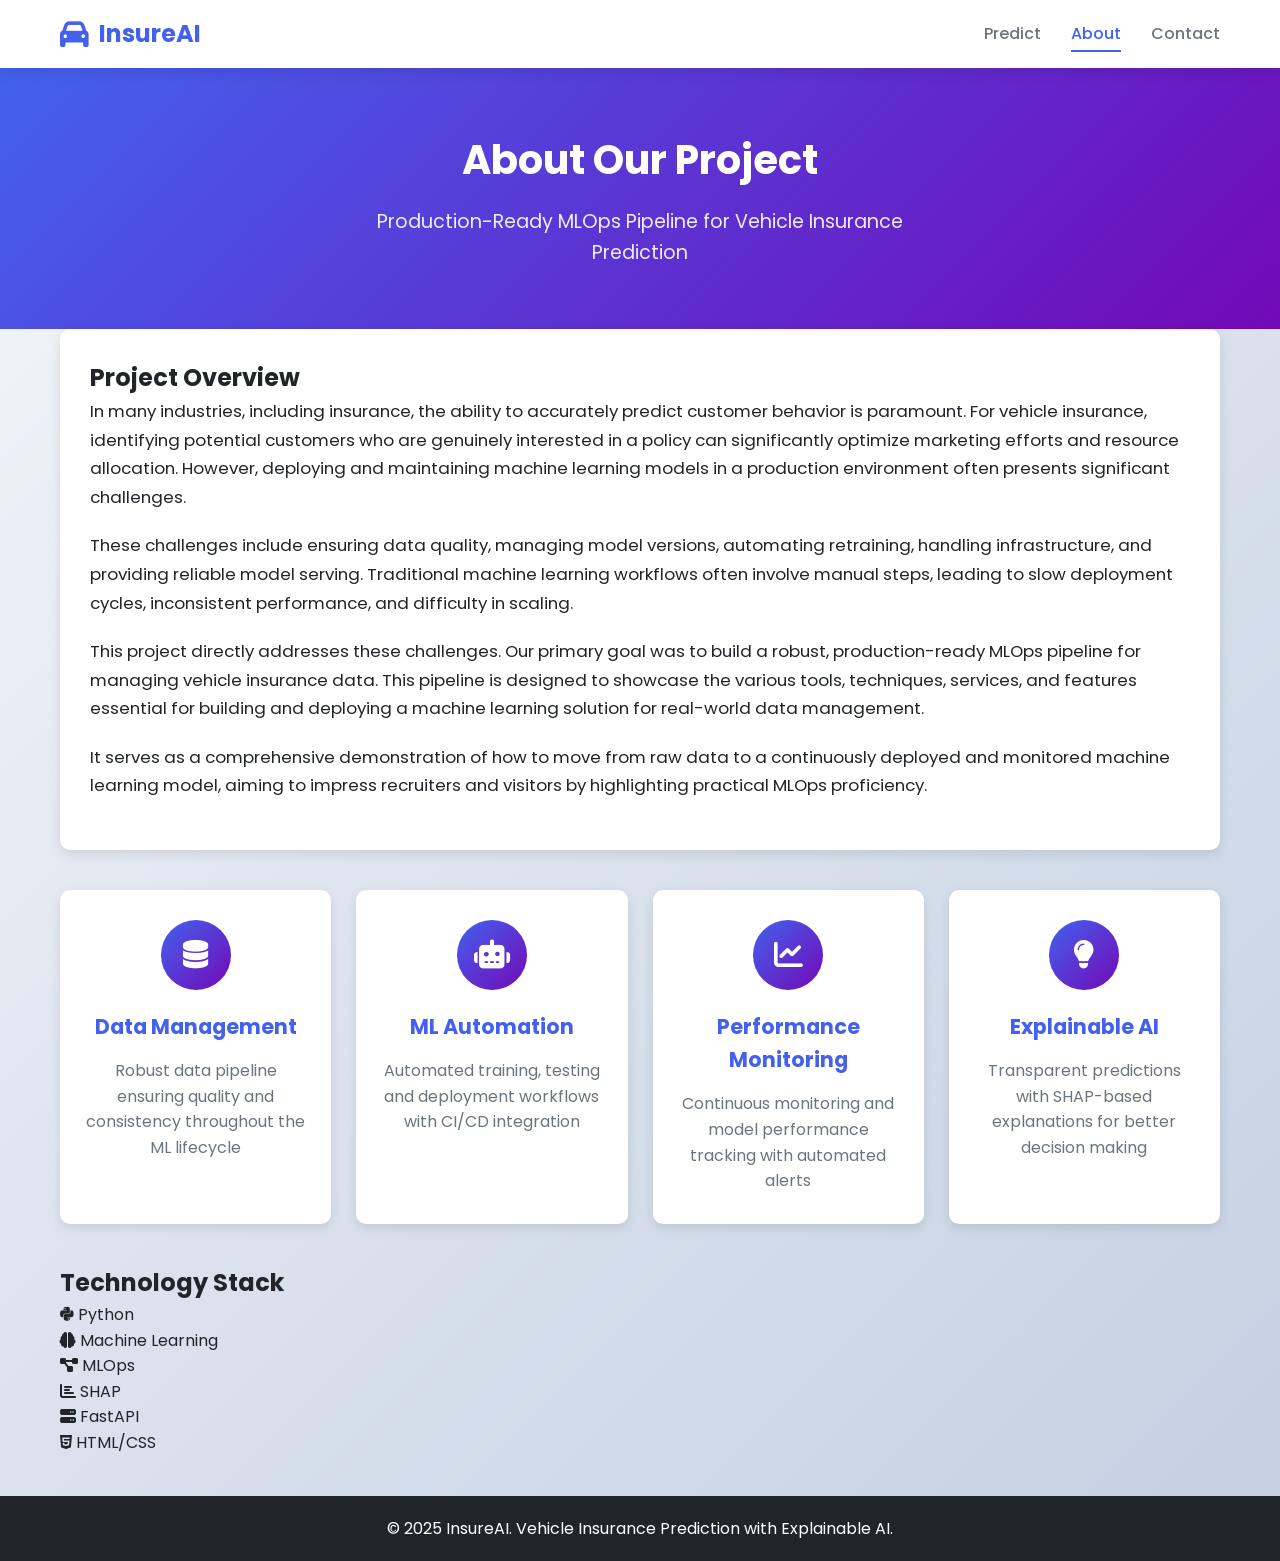
<file: templates/about.html>
<!DOCTYPE html>
<html lang="en">
<head>
    <meta charset="UTF-8">
    <meta name="viewport" content="width=device-width, initial-scale=1.0">
    <title>About | InsureAI - Vehicle Insurance Prediction</title>
    <link rel="stylesheet" href="/static/css/style.css">
    <link href="https://fonts.googleapis.com/css2?family=Poppins:wght@300;400;500;600;700&display=swap" rel="stylesheet">
    <link rel="stylesheet" href="https://cdnjs.cloudflare.com/ajax/libs/font-awesome/6.4.0/css/all.min.css">
</head>
<body>
    <!-- Header Section -->
    <header class="header">
        <div class="container">
            <div class="logo">
                <i class="fas fa-car"></i>
                <span>InsureAI</span>
            </div>
            <nav class="nav">
                <a href="/" class="nav-link">Predict</a>
                <a href="/about" class="nav-link active">About</a>
                <a href="/contact" class="nav-link">Contact</a>
            </nav>
        </div>
    </header>

    <!-- Hero Section -->
    <section class="hero">
        <div class="container">
            <div class="hero-content">
                <h1>About Our Project</h1>
                <p>Production-Ready MLOps Pipeline for Vehicle Insurance Prediction</p>
            </div>
        </div>
    </section>

    <!-- Main Content -->
    <main class="main">
        <div class="container">
            <div class="about-content">
                <div class="about-text">
                    <h2>Project Overview</h2>
                    <p>
                        In many industries, including insurance, the ability to accurately predict customer behavior is paramount. For vehicle insurance, identifying potential customers who are genuinely interested in a policy can significantly optimize marketing efforts and resource allocation. However, deploying and maintaining machine learning models in a production environment often presents significant challenges.
                    </p>
                    <p>
                        These challenges include ensuring data quality, managing model versions, automating retraining, handling infrastructure, and providing reliable model serving. Traditional machine learning workflows often involve manual steps, leading to slow deployment cycles, inconsistent performance, and difficulty in scaling.
                    </p>
                    <p>
                        This project directly addresses these challenges. Our primary goal was to build a robust, production-ready MLOps pipeline for managing vehicle insurance data. This pipeline is designed to showcase the various tools, techniques, services, and features essential for building and deploying a machine learning solution for real-world data management.
                    </p>
                    <p>
                        It serves as a comprehensive demonstration of how to move from raw data to a continuously deployed and monitored machine learning model, aiming to impress recruiters and visitors by highlighting practical MLOps proficiency.
                    </p>
                </div>

                <div class="features-grid">
                    <div class="feature-card">
                        <div class="feature-icon">
                            <i class="fas fa-database"></i>
                        </div>
                        <h3>Data Management</h3>
                        <p>Robust data pipeline ensuring quality and consistency throughout the ML lifecycle</p>
                    </div>
                    <div class="feature-card">
                        <div class="feature-icon">
                            <i class="fas fa-robot"></i>
                        </div>
                        <h3>ML Automation</h3>
                        <p>Automated training, testing and deployment workflows with CI/CD integration</p>
                    </div>
                    <div class="feature-card">
                        <div class="feature-icon">
                            <i class="fas fa-chart-line"></i>
                        </div>
                        <h3>Performance Monitoring</h3>
                        <p>Continuous monitoring and model performance tracking with automated alerts</p>
                    </div>
                    <div class="feature-card">
                        <div class="feature-icon">
                            <i class="fas fa-lightbulb"></i>
                        </div>
                        <h3>Explainable AI</h3>
                        <p>Transparent predictions with SHAP-based explanations for better decision making</p>
                    </div>
                </div>

                <div class="tech-stack">
                    <h2>Technology Stack</h2>
                    <div class="tech-grid">
                        <div class="tech-item">
                            <i class="fab fa-python"></i>
                            <span>Python</span>
                        </div>
                        <div class="tech-item">
                            <i class="fas fa-brain"></i>
                            <span>Machine Learning</span>
                        </div>
                        <div class="tech-item">
                            <i class="fas fa-project-diagram"></i>
                            <span>MLOps</span>
                        </div>
                        <div class="tech-item">
                            <i class="fas fa-chart-bar"></i>
                            <span>SHAP</span>
                        </div>
                        <div class="tech-item">
                            <i class="fas fa-server"></i>
                            <span>FastAPI</span>
                        </div>
                        <div class="tech-item">
                            <i class="fab fa-html5"></i>
                            <span>HTML/CSS</span>
                        </div>
                    </div>
                </div>
            </div>
        </div>
    </main>

    <!-- Footer -->
    <footer class="footer">
        <div class="container">
            <p>&copy; 2025 InsureAI. Vehicle Insurance Prediction with Explainable AI.</p>
        </div>
    </footer>
</body>
</html>
</file>
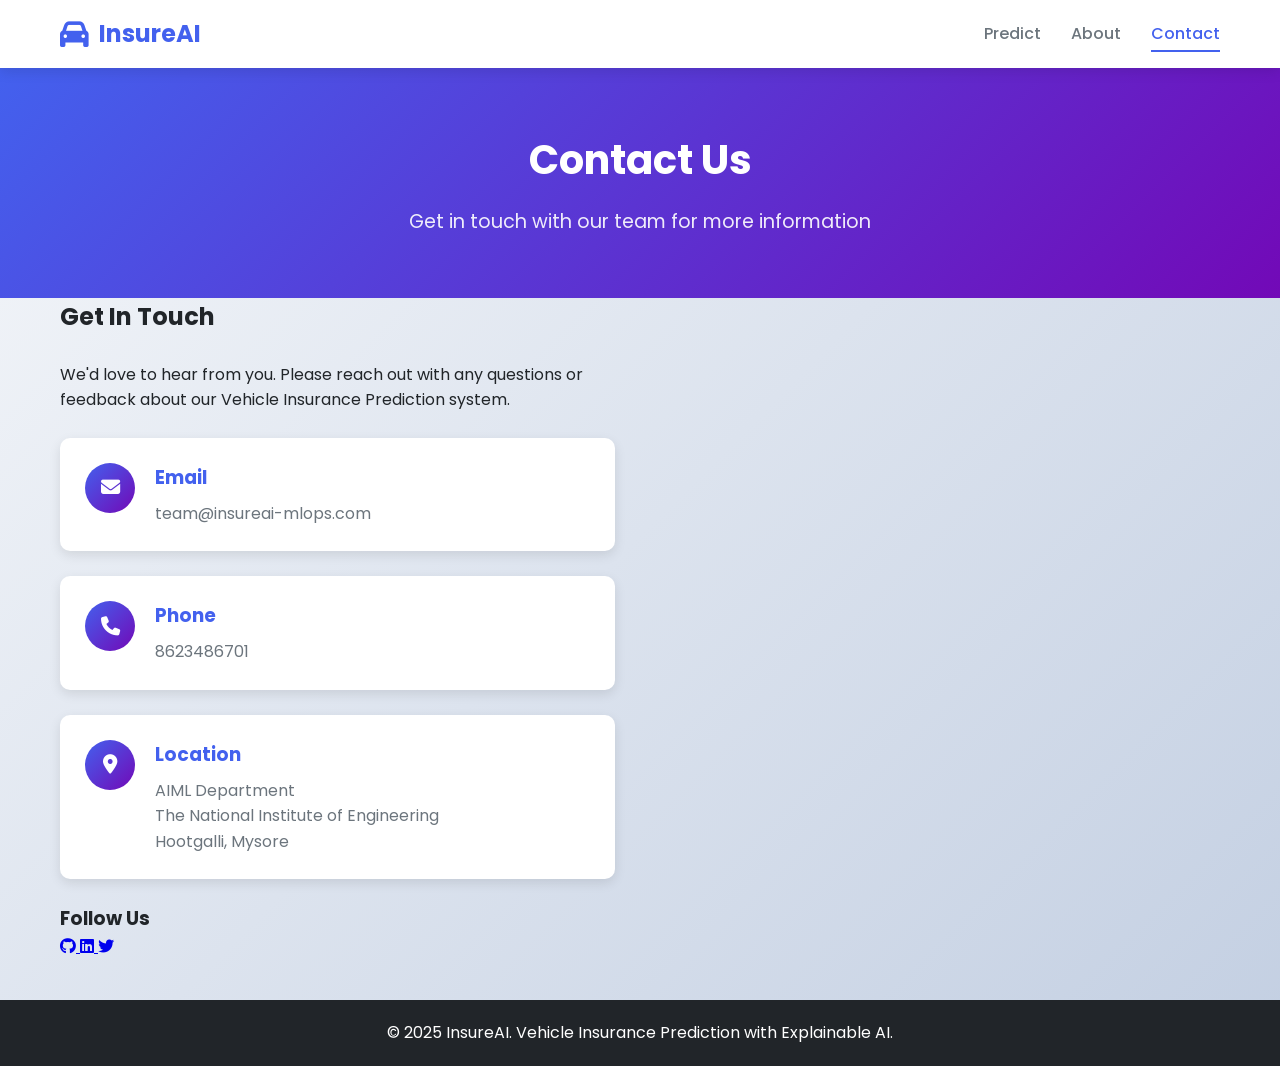
<file: templates/contact.html>
<!DOCTYPE html>
<html lang="en">
<head>
    <meta charset="UTF-8">
    <meta name="viewport" content="width=device-width, initial-scale=1.0">
    <title>Contact | InsureAI - Vehicle Insurance Prediction</title>
    <link rel="stylesheet" href="/static/css/style.css">
    <link href="https://fonts.googleapis.com/css2?family=Poppins:wght@300;400;500;600;700&display=swap" rel="stylesheet">
    <link rel="stylesheet" href="https://cdnjs.cloudflare.com/ajax/libs/font-awesome/6.4.0/css/all.min.css">
</head>
<body>
    <!-- Header Section -->
    <header class="header">
        <div class="container">
            <div class="logo">
                <i class="fas fa-car"></i>
                <span>InsureAI</span>
            </div>
            <nav class="nav">
                <a href="/" class="nav-link">Predict</a>
                <a href="/about" class="nav-link">About</a>
                <a href="/contact" class="nav-link active">Contact</a>
            </nav>
        </div>
    </header>

    <!-- Hero Section -->
    <section class="hero">
        <div class="container">
            <div class="hero-content">
                <h1>Contact Us</h1>
                <p>Get in touch with our team for more information</p>
            </div>
        </div>
    </section>

    <!-- Main Content -->
    <main class="main">
        <div class="container">
            <div class="contact-content">
                <div class="contact-info">
                    <h2>Get In Touch</h2>
                    <p>We'd love to hear from you. Please reach out with any questions or feedback about our Vehicle Insurance Prediction system.</p>
                    
                    <div class="contact-item">
                        <div class="contact-icon">
                            <i class="fas fa-envelope"></i>
                        </div>
                        <div class="contact-details">
                            <h3>Email</h3>
                            <p>team@insureai-mlops.com</p>
                        </div>
                    </div>
                    
                    <div class="contact-item">
                        <div class="contact-icon">
                            <i class="fas fa-phone"></i>
                        </div>
                        <div class="contact-details">
                            <h3>Phone</h3>
                            <p>8623486701</p>
                        </div>
                    </div>
                    
                    <div class="contact-item">
                        <div class="contact-icon">
                            <i class="fas fa-map-marker-alt"></i>
                        </div>
                        <div class="contact-details">
                            <h3>Location</h3>
                            <p>AIML Department<br>The National Institute of Engineering<br>Hootgalli, Mysore</p>
                        </div>
                    </div>

                    <div class="social-links">
                        <h3>Follow Us</h3>
                        <div class="social-icons">
                            <a href="#" class="social-link">
                                <i class="fab fa-github"></i>
                            </a>
                            <a href="#" class="social-link">
                                <i class="fab fa-linkedin"></i>
                            </a>
                            <a href="#" class="social-link">
                                <i class="fab fa-twitter"></i>
                            </a>
                        </div>
                    </div>
                </div>

                <!-- <div class="contact-form">
                    <h2>Send us a Message</h2>
                    <form class="message-form" id="contactForm">
                        <div class="form-group">
                            <label for="name">Your Name</label>
                            <input type="text" id="name" name="name" required>
                        </div>
                        <div class="form-group">
                            <label for="email">Email Address</label>
                            <input type="email" id="email" name="email" required>
                        </div>
                        <div class="form-group">
                            <label for="subject">Subject</label>
                            <input type="text" id="subject" name="subject" required>
                        </div>
                        <div class="form-group">
                            <label for="message">Message</label>
                            <textarea id="message" name="message" rows="5" required></textarea>
                        </div>
                        <button type="submit" class="btn btn-primary">
                            <i class="fas fa-paper-plane"></i>
                            Send Message
                        </button>
                    </form>
                </div> -->
                 
            </div>
        </div>
    </main>

    <!-- Footer -->
    <footer class="footer">
        <div class="container">
            <p>&copy; 2025 InsureAI. Vehicle Insurance Prediction with Explainable AI.</p>
        </div>
    </footer>

    <!-- <script>
        // Contact form handling
        document.getElementById('contactForm').addEventListener('submit', function(e) {
            e.preventDefault();
            
            // Show success message
            alert('Thank you for your message! We will get back to you soon.');
            
            // Reset form
            this.reset();
        });
    </script> -->
</body>
</html>
</file>
<file: static/css/style.css>
/* style.css - Enhanced for Vehicle Insurance Prediction */

/* Reset and Base Styles */
* {
    margin: 0;
    padding: 0;
    box-sizing: border-box;
}

:root {
    --primary: #4361ee;
    --primary-dark: #3a56d4;
    --secondary: #7209b7;
    --success: #4cc9f0;
    --danger: #f72585;
    --warning: #f8961e;
    --light: #f8f9fa;
    --dark: #212529;
    --gray: #6c757d;
    --light-gray: #e9ecef;
    --white: #ffffff;
    --shadow: 0 4px 12px rgba(0, 0, 0, 0.1);
    --radius: 10px;
    --transition: all 0.3s ease;
}

body {
    font-family: 'Poppins', sans-serif;
    line-height: 1.6;
    color: var(--dark);
    background: linear-gradient(135deg, #f5f7fa 0%, #c3cfe2 100%);
    min-height: 100vh;
    display: flex;
    flex-direction: column;
}

.container {
    width: 100%;
    max-width: 1200px;
    margin: 0 auto;
    padding: 0 20px;
}

/* Header Styles */
.header {
    background: var(--white);
    box-shadow: var(--shadow);
    position: sticky;
    top: 0;
    z-index: 100;
}

.header .container {
    display: flex;
    justify-content: space-between;
    align-items: center;
    padding: 15px 20px;
}

.logo {
    display: flex;
    align-items: center;
    font-size: 1.5rem;
    font-weight: 700;
    color: var(--primary);
}

.logo i {
    margin-right: 10px;
    font-size: 1.8rem;
}

.nav {
    display: flex;
    gap: 30px;
}

.nav-link {
    text-decoration: none;
    color: var(--gray);
    font-weight: 500;
    transition: var(--transition);
    position: relative;
}

.nav-link:hover,
.nav-link.active {
    color: var(--primary);
}

.nav-link.active::after {
    content: '';
    position: absolute;
    bottom: -5px;
    left: 0;
    width: 100%;
    height: 2px;
    background: var(--primary);
}

/* Hero Section */
.hero {
    background: linear-gradient(135deg, var(--primary) 0%, var(--secondary) 100%);
    color: var(--white);
    padding: 60px 0;
    text-align: center;
}

.hero-content h1 {
    font-size: 2.5rem;
    margin-bottom: 15px;
    font-weight: 700;
}

.hero-content p {
    font-size: 1.2rem;
    opacity: 0.9;
    max-width: 600px;
    margin: 0 auto;
}

/* Main Content */
.main {
    flex: 1;
}

.section {
    padding: 60px 0;
}

.section-header {
    text-align: center;
    margin-bottom: 50px;
}

.section-header h2 {
    color: var(--primary);
    font-size: 2.2rem;
    margin-bottom: 15px;
}

.section-header p {
    color: var(--gray);
    font-size: 1.1rem;
    max-width: 600px;
    margin: 0 auto;
}

/* Card Styles */
.card {
    background: var(--white);
    border-radius: var(--radius);
    box-shadow: var(--shadow);
    overflow: hidden;
}

.card-header {
    padding: 30px;
    border-bottom: 1px solid var(--light-gray);
    background: linear-gradient(to right, #f8f9fa, #ffffff);
}

.card-header h2 {
    color: var(--primary);
    margin-bottom: 10px;
    font-size: 1.8rem;
}

.card-header p {
    color: var(--gray);
    font-size: 1rem;
}

/* Form Styles */
.prediction-form {
    padding: 30px;
}

.form-row {
    display: flex;
    gap: 20px;
    margin-bottom: 25px;
}

.form-group {
    flex: 1;
    display: flex;
    flex-direction: column;
}

.form-group label {
    display: flex;
    align-items: center;
    margin-bottom: 10px;
    font-weight: 600;
    color: var(--dark);
}

.form-group label i {
    margin-right: 8px;
    color: var(--primary);
    width: 20px;
    text-align: center;
}

input[type="number"],
input[type="text"],
input[type="email"],
textarea {
    padding: 12px 15px;
    border: 1px solid var(--light-gray);
    border-radius: var(--radius);
    font-size: 1rem;
    transition: var(--transition);
    font-family: 'Poppins', sans-serif;
}

input[type="number"]:focus,
input[type="text"]:focus,
input[type="email"]:focus,
textarea:focus {
    outline: none;
    border-color: var(--primary);
    box-shadow: 0 0 0 3px rgba(67, 97, 238, 0.2);
}

.radio-group {
    display: flex;
    gap: 20px;
    margin-top: 5px;
}

.radio-group input[type="radio"] {
    display: none;
}

.radio-label {
    display: inline-block;
    padding: 10px 20px;
    background: var(--light-gray);
    border-radius: var(--radius);
    cursor: pointer;
    transition: var(--transition);
    text-align: center;
    flex: 1;
}

.radio-group input[type="radio"]:checked + .radio-label {
    background: var(--primary);
    color: var(--white);
}

.radio-label:hover {
    background: #dbe4ff;
}

/* Button Styles */
.form-actions {
    display: flex;
    gap: 15px;
    margin-top: 30px;
    flex-wrap: wrap;
}

.btn {
    display: inline-flex;
    align-items: center;
    justify-content: center;
    padding: 12px 25px;
    border: none;
    border-radius: var(--radius);
    font-size: 1rem;
    font-weight: 600;
    cursor: pointer;
    transition: var(--transition);
    text-decoration: none;
    gap: 8px;
}

.btn-primary {
    background: var(--primary);
    color: var(--white);
    flex: 1;
}

.btn-primary:hover {
    background: var(--primary-dark);
    transform: translateY(-2px);
    box-shadow: 0 6px 15px rgba(67, 97, 238, 0.3);
}

.btn-secondary {
    background: var(--light-gray);
    color: var(--dark);
    flex: 1;
}

.btn-secondary:hover {
    background: #dee2e6;
    transform: translateY(-2px);
}

/* Result Section */
.result-section {
    margin-top: 30px;
    padding: 0 30px 30px;
}

.result-card {
    background: var(--light);
    border-radius: var(--radius);
    overflow: hidden;
    box-shadow: 0 2px 8px rgba(0, 0, 0, 0.05);
}

.result-header {
    display: flex;
    justify-content: space-between;
    align-items: center;
    padding: 20px;
    background: var(--white);
    border-bottom: 1px solid var(--light-gray);
}

.result-header h3 {
    color: var(--dark);
    font-size: 1.3rem;
}

.prediction-badge {
    padding: 8px 20px;
    border-radius: 50px;
    font-weight: 600;
    font-size: 1rem;
}

.prediction-badge.interested {
    background: #d4edda;
    color: #155724;
    border: 1px solid #c3e6cb;
}

.prediction-badge.not-interested {
    background: #f8d7da;
    color: #721c24;
    border: 1px solid #f5c6cb;
}

/* Explanation Card */
.explanation-card {
    margin-top: 20px;
    background: var(--white);
    border-radius: var(--radius);
    overflow: hidden;
    box-shadow: 0 2px 8px rgba(0, 0, 0, 0.05);
}

.explanation-header {
    display: flex;
    align-items: center;
    padding: 20px;
    background: linear-gradient(to right, #fff9db, #ffffff);
    border-bottom: 1px solid #ffeeba;
}

.explanation-header i {
    color: #ffc107;
    font-size: 1.5rem;
    margin-right: 10px;
}

.explanation-header h3 {
    color: #856404;
    font-size: 1.3rem;
}

.explanation-content {
    padding: 20px;
}

.explanation-content p {
    line-height: 1.7;
    color: var(--dark);
}

/* Technical Details */
.technical-details {
    padding: 0 20px 20px;
}

details {
    border: 1px solid var(--light-gray);
    border-radius: var(--radius);
    overflow: hidden;
}

summary {
    padding: 15px 20px;
    background: var(--light);
    cursor: pointer;
    font-weight: 600;
    display: flex;
    align-items: center;
    gap: 10px;
    transition: var(--transition);
}

summary:hover {
    background: #e9ecef;
}

summary i {
    color: var(--primary);
}

.shap-data {
    padding: 15px;
    background: #f8f9fa;
    border-top: 1px solid var(--light-gray);
    max-height: 300px;
    overflow-y: auto;
}

.shap-data pre {
    font-family: 'Courier New', monospace;
    font-size: 0.8rem;
    white-space: pre-wrap;
    word-break: break-all;
    color: var(--dark);
}

/* About Section */
.about-content {
    display: flex;
    flex-direction: column;
    gap: 40px;
}

.about-text {
    background: var(--white);
    padding: 30px;
    border-radius: var(--radius);
    box-shadow: var(--shadow);
}

.about-text p {
    margin-bottom: 20px;
    font-size: 1.05rem;
    line-height: 1.7;
}

.features-grid {
    display: grid;
    grid-template-columns: repeat(auto-fit, minmax(250px, 1fr));
    gap: 25px;
}

.feature-card {
    background: var(--white);
    padding: 30px 25px;
    border-radius: var(--radius);
    box-shadow: var(--shadow);
    text-align: center;
    transition: var(--transition);
}

.feature-card:hover {
    transform: translateY(-5px);
    box-shadow: 0 8px 20px rgba(0, 0, 0, 0.15);
}

.feature-icon {
    width: 70px;
    height: 70px;
    background: linear-gradient(135deg, var(--primary), var(--secondary));
    border-radius: 50%;
    display: flex;
    align-items: center;
    justify-content: center;
    margin: 0 auto 20px;
}

.feature-icon i {
    font-size: 1.8rem;
    color: var(--white);
}

.feature-card h3 {
    margin-bottom: 15px;
    color: var(--primary);
    font-size: 1.3rem;
}

.feature-card p {
    color: var(--gray);
    line-height: 1.6;
}

/* Contact Section */
.contact-content {
    display: grid;
    grid-template-columns: 1fr 1fr;
    gap: 50px;
}

.contact-info {
    display: flex;
    flex-direction: column;
    gap: 25px;
}

.contact-item {
    display: flex;
    align-items: flex-start;
    gap: 20px;
    background: var(--white);
    padding: 25px;
    border-radius: var(--radius);
    box-shadow: var(--shadow);
}

.contact-icon {
    width: 50px;
    height: 50px;
    background: linear-gradient(135deg, var(--primary), var(--secondary));
    border-radius: 50%;
    display: flex;
    align-items: center;
    justify-content: center;
    flex-shrink: 0;
}

.contact-icon i {
    color: var(--white);
    font-size: 1.2rem;
}

.contact-details h3 {
    margin-bottom: 8px;
    color: var(--primary);
}

.contact-details p {
    color: var(--gray);
}

/* .contact-form {
    background: var(--white);
    padding: 30px;
    border-radius: var(--radius);
    box-shadow: var(--shadow);
} */

/* .contact-form h3 {
    margin-bottom: 25px;
    color: var(--primary);
    text-align: center;
    font-size: 1.5rem;
} */

.message-form .form-group {
    margin-bottom: 20px;
}

.message-form textarea {
    resize: vertical;
    min-height: 120px;
}

/* Footer */
.footer {
    background: var(--dark);
    color: var(--white);
    text-align: center;
    padding: 20px 0;
    margin-top: 40px;
}

/* Responsive Design */
@media (max-width: 768px) {
    .header .container {
        flex-direction: column;
        gap: 15px;
    }
    
    .nav {
        gap: 15px;
    }
    
    .hero-content h1 {
        font-size: 2rem;
    }
    
    .form-row {
        flex-direction: column;
        gap: 15px;
    }
    
    .form-actions {
        flex-direction: column;
    }
    
    .result-header {
        flex-direction: column;
        gap: 15px;
        align-items: flex-start;
    }
    
    .card-header, .prediction-form, .result-section {
        padding: 20px;
    }
    
    .contact-content {
        grid-template-columns: 1fr;
        gap: 30px;
    }
    
    .features-grid {
        grid-template-columns: 1fr;
    }
}

@media (max-width: 480px) {
    .hero {
        padding: 40px 0;
    }
    
    .hero-content h1 {
        font-size: 1.8rem;
    }
    
    .hero-content p {
        font-size: 1rem;
    }
    
    .radio-group {
        flex-direction: column;
        gap: 10px;
    }
    
    .section {
        padding: 40px 0;
    }
    
    .section-header h2 {
        font-size: 1.8rem;
    }
}
</file>
